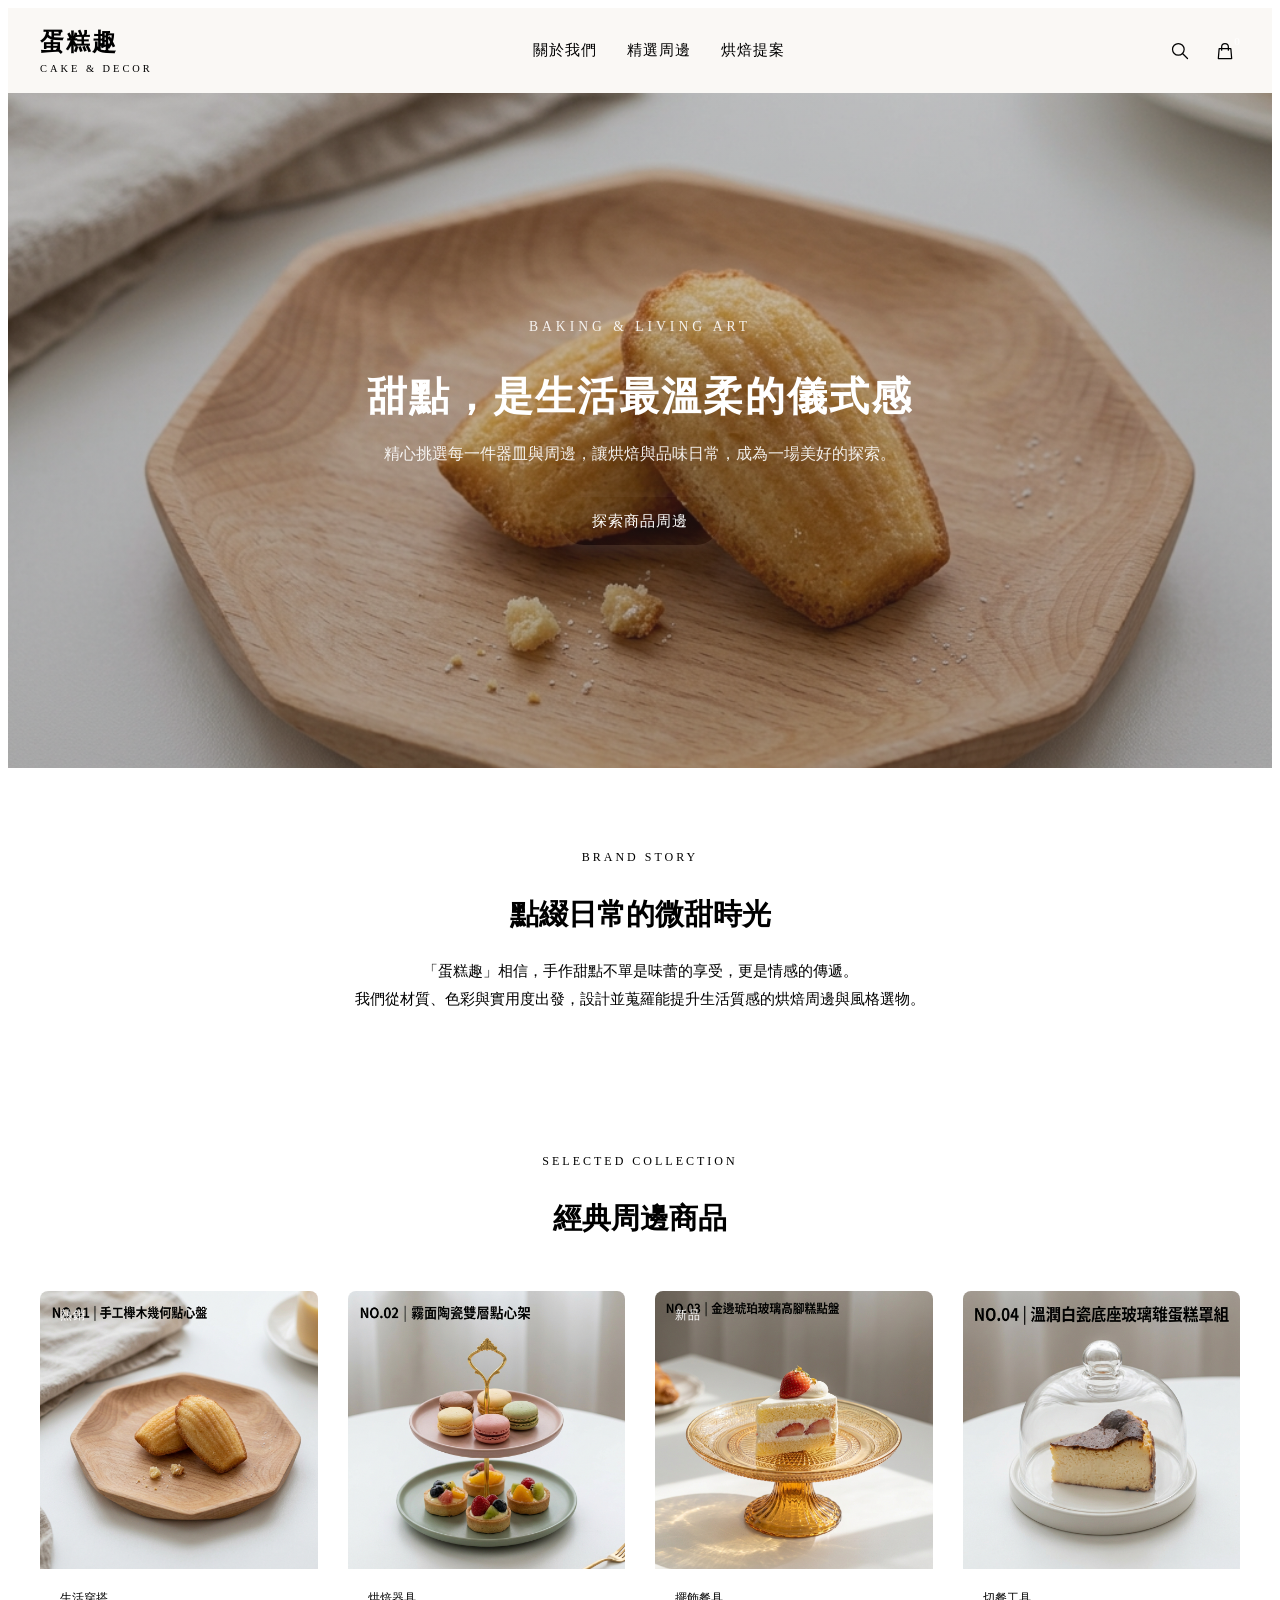
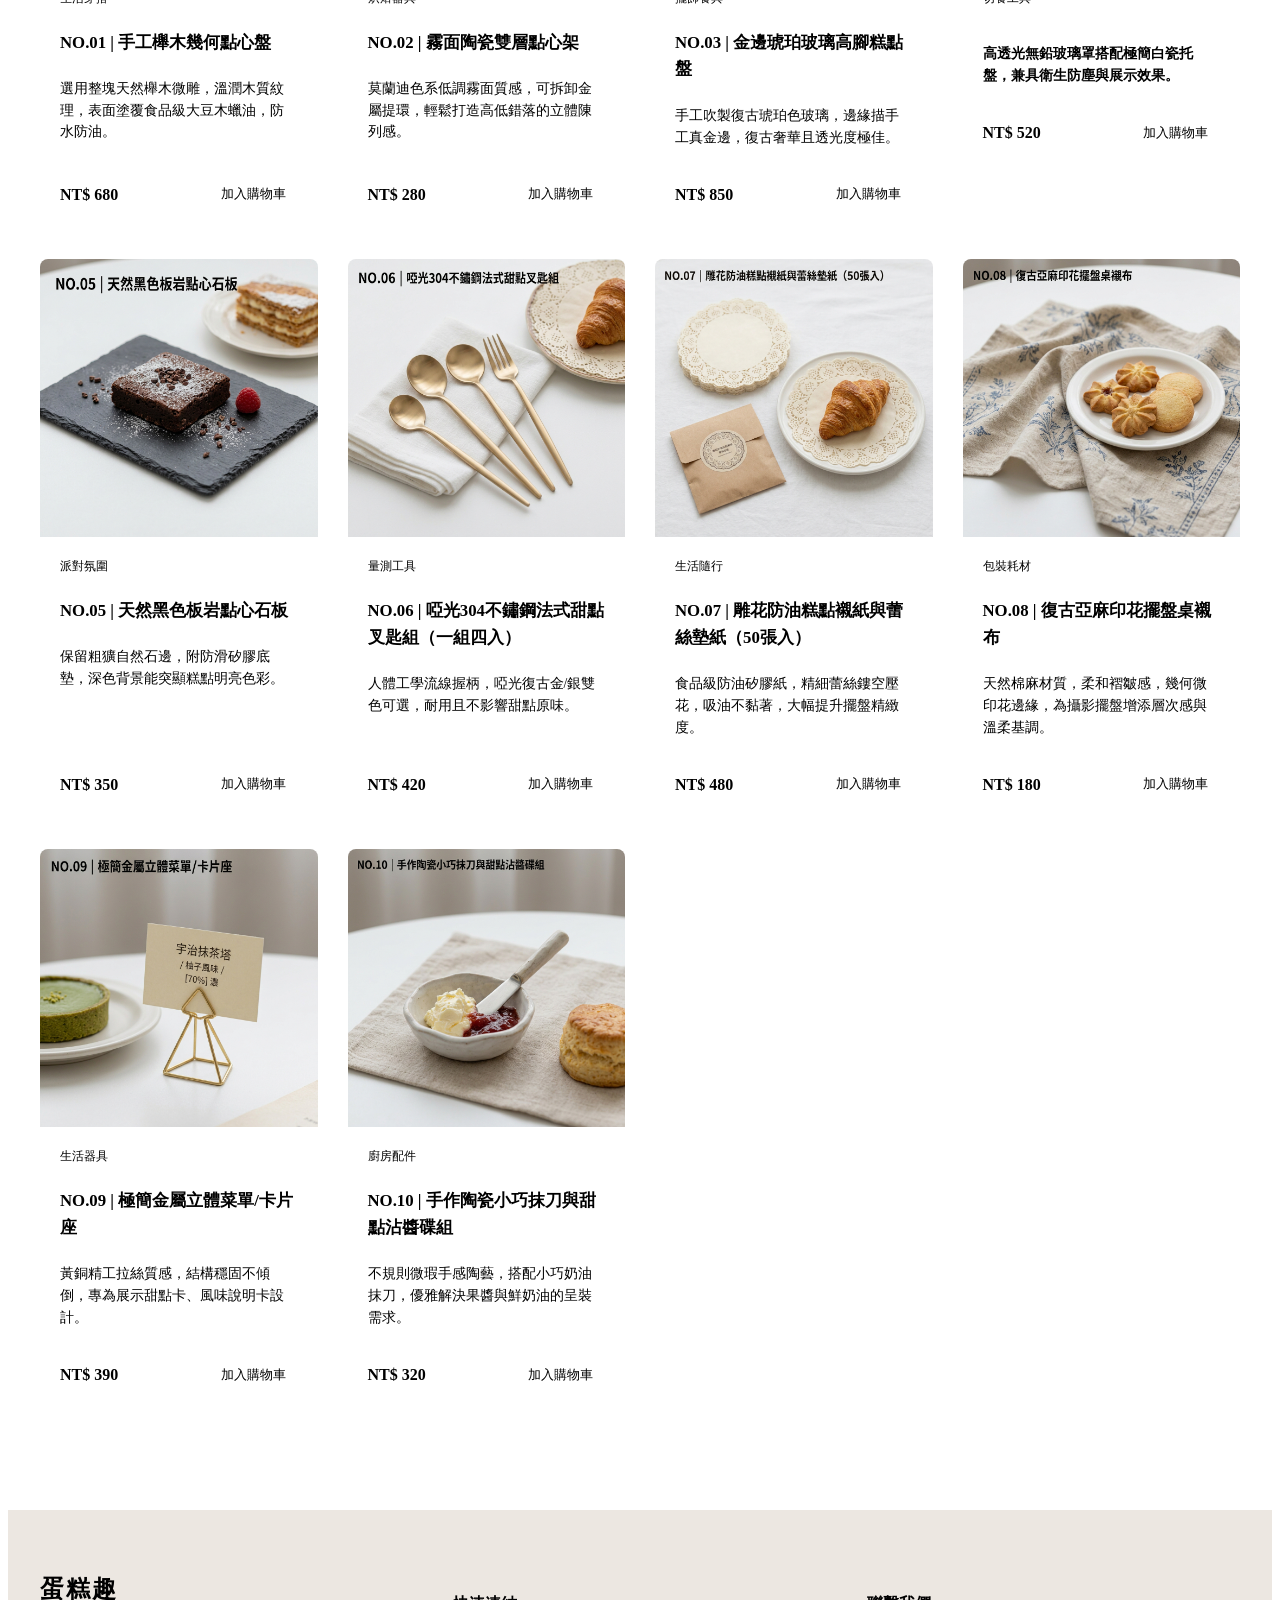
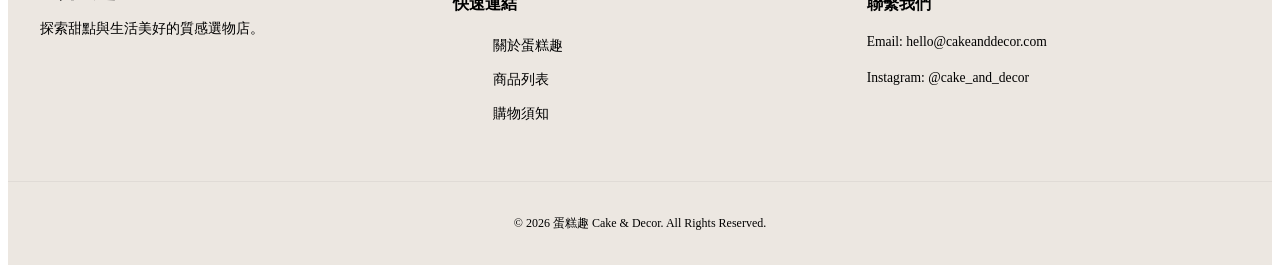
<file: bbcom/index.html>
<!DOCTYPE html>
<html lang="zh-TW">
<head>
    <meta charset="UTF-8">
    <meta name="viewport" content="width=device-width, initial-scale=1.0">
    <title>蛋糕趣 Cake & Decor | 烘焙與生活的質感選物</title>
    <!-- Google Fonts -->
    <link rel="preconnect" href="https://fonts.googleapis.com">
    <link rel="preconnect" href="https://fonts.gstatic.com" crossorigin>
    <link href="https://fonts.googleapis.com/css2?family=Noto+Serif+TC:wght@400;600;700&family=Poppins:wght@300;400;500&display=swap" rel="stylesheet">
    <link rel="stylesheet" href="style.css">
</head>
<body>

    <!-- 導覽列 -->
    <header class="navbar">
        <div class="container nav-container">
            <a href="index.html" class="logo">
                <span class="logo-title">蛋糕趣</span>
                <span class="logo-sub">CAKE & DECOR</span>
            </a>
            <nav class="nav-links">
                <a href="#about">關於我們</a>
                <a href="#products">精選周邊</a>
                <a href="#lifestyle">烘焙提案</a>
            </nav>
            <div class="nav-icons">
                <a href="#" class="icon-btn" aria-label="搜尋">
                    <svg width="20" height="20" fill="none" stroke="currentColor" viewBox="0 0 24 24"><path stroke-linecap="round" stroke-linejoin="round" stroke-width="1.5" d="M21 21l-6-6m2-5a7 7 0 11-14 0 7 7 0 0114 0z"></path></svg>
                </a>
                <a href="#" class="icon-btn cart-btn" aria-label="購物車">
                    <svg width="20" height="20" fill="none" stroke="currentColor" viewBox="0 0 24 24"><path stroke-linecap="round" stroke-linejoin="round" stroke-width="1.5" d="M16 11V7a4 4 0 00-8 0v4M5 9h14l1 12H4L5 9z"></path></svg>
                    <span class="badge">0</span>
                </a>
            </div>
        </div>
    </header>

    <!-- 主視覺區 -->
    <section class="hero">
        <div class="hero-content">
            <span class="hero-subtitle">Baking & Living Art</span>
            <h1 class="hero-title">甜點，是生活最溫柔的儀式感</h1>
            <p class="hero-desc">精心挑選每一件器皿與周邊，讓烘焙與品味日常，成為一場美好的探索。</p>
            <a href="#products" class="btn-primary">探索商品周邊</a>
        </div>
    </section>

    <!-- 品牌理念選段 -->
    <section class="about-brief" id="about">
        <div class="container text-center">
            <span class="section-tag">BRAND STORY</span>
            <h2 class="section-title">點綴日常的微甜時光</h2>
            <p class="about-text">
                「蛋糕趣」相信，手作甜點不單是味蕾的享受，更是情感的傳遞。<br>
                我們從材質、色彩與實用度出發，設計並蒐羅能提升生活質感的烘焙周邊與風格選物。
            </p>
        </div>
    </section>

    <!-- 10 款商品周邊展示區 -->
    <section class="products-section" id="products">
        <div class="container">
            <div class="section-header">
                <span class="section-tag">SELECTED COLLECTION</span>
                <h2 class="section-title">經典周邊商品</h2>
            </div>

            <div class="product-grid">
                
                <!-- 商品 01 -->
                <article class="product-card">
                    <div class="product-image">
                        <img src="images/01.jpg" alt="手工櫸木幾何點心盤">
                        <span class="product-tag">熱銷</span>
                    </div>
                    <div class="product-info">
                        <span class="product-category">生活穿搭</span>
                        <h3 class="product-title">NO.01 | 手工櫸木幾何點心盤</h3>
                        <p class="product-desc">選用整塊天然櫸木微雕，溫潤木質紋理，表面塗覆食品級大豆木蠟油，防水防油。</p>
                        <div class="product-bottom">
                            <span class="price">NT$ 680</span>
                            <button class="add-cart-btn">加入購物車</button>
                        </div>
                    </div>
                </article>

                <!-- 商品 02 -->
                <article class="product-card">
                    <div class="product-image">
                        <img src="images/02.jpg" alt="溫潤櫸木手柄矽膠刮刀">
                    </div>
                    <div class="product-info">
                        <span class="product-category">烘焙器具</span>
                        <h3 class="product-title">NO.02 | 霧面陶瓷雙層點心架</h3>
                        <p class="product-desc">莫蘭迪色系低調霧面質感，可拆卸金屬提環，輕鬆打造高低錯落的立體陳列感。</p>
                        <div class="product-bottom">
                            <span class="price">NT$ 280</span>
                            <button class="add-cart-btn">加入購物車</button>
                        </div>
                    </div>
                </article>

                <!-- 商品 03 -->
                <article class="product-card">
                    <div class="product-image">
                        <img src="images/03.jpg" alt="極簡白陶瓷高腳蛋糕盤">
                        <span class="product-tag">新品</span>
                    </div>
                    <div class="product-info">
                        <span class="product-category">擺飾餐具</span>
                        <h3 class="product-title">NO.03 | 金邊琥珀玻璃高腳糕點盤</h3>
                        <p class="product-desc">手工吹製復古琥珀色玻璃，邊緣描手工真金邊，復古奢華且透光度極佳。</p>
                        <div class="product-bottom">
                            <span class="price">NT$ 850</span>
                            <button class="add-cart-btn">加入購物車</button>
                        </div>
                    </div>
                </article>

                <!-- 商品 04 -->
                <article class="product-card">
                    <div class="product-image">
                        <img src="images/04.jpg" alt="黃銅復古蛋糕切刀兩件組">
                    </div>
                    <div class="product-info">
                        <span class="product-category">切餐工具</span>
                        <h3 class="product-title"NO.04 | 溫潤白瓷底座玻璃蛋糕罩組</h3>
                        <p class="product-desc">高透光無鉛玻璃罩搭配極簡白瓷托盤，兼具衛生防塵與展示效果。</p>
                        <div class="product-bottom">
                            <span class="price">NT$ 520</span>
                            <button class="add-cart-btn">加入購物車</button>
                        </div>
                    </div>
                </article>

                <!-- 商品 05 -->
                <article class="product-card">
                    <div class="product-image">
                        <img src="images/05.jpg" alt="手工香氛造型蛋糕蠟燭">
                    </div>
                    <div class="product-info">
                        <span class="product-category">派對氛圍</span>
                        <h3 class="product-title">NO.05 | 天然黑色板岩點心石板</h3>
                        <p class="product-desc">保留粗獷自然石邊，附防滑矽膠底墊，深色背景能突顯糕點明亮色彩。</p>
                        <div class="product-bottom">
                            <span class="price">NT$ 350</span>
                            <button class="add-cart-btn">加入購物車</button>
                        </div>
                    </div>
                </article>

                <!-- 商品 06 -->
                <article class="product-card">
                    <div class="product-image">
                        <img src="images/06.jpg" alt="莫蘭迪色系不銹鋼計量杯匙組">
                    </div>
                    <div class="product-info">
                        <span class="product-category">量測工具</span>
                        <h3 class="product-title">NO.06 | 啞光304不鏽鋼法式甜點叉匙組（一組四入）</h3>
                        <p class="product-desc">人體工學流線握柄，啞光復古金/銀雙色可選，耐用且不影響甜點原味。</p>
                        <div class="product-bottom">
                            <span class="price">NT$ 420</span>
                            <button class="add-cart-btn">加入購物車</button>
                        </div>
                    </div>
                </article>

                <!-- 商品 07 -->
                <article class="product-card">
                    <div class="product-image">
                        <img src="images/07.jpg" alt="甜點主題刺繡保冷提袋">
                    </div>
                    <div class="product-info">
                        <span class="product-category">生活隨行</span>
                        <h3 class="product-title">NO.07 | 雕花防油糕點襯紙與蕾絲墊紙（50張入）</h3>
                        <p class="product-desc">食品級防油矽膠紙，精細蕾絲鏤空壓花，吸油不黏著，大幅提升擺盤精緻度。</p>
                        <div class="product-bottom">
                            <span class="price">NT$ 480</span>
                            <button class="add-cart-btn">加入購物車</button>
                        </div>
                    </div>
                </article>

                <!-- 商品 08 -->
                <article class="product-card">
                    <div class="product-image">
                        <img src="images/08.jpg" alt="手繪蛋糕插畫紙質包裝貼紙盒">
                    </div>
                    <div class="product-info">
                        <span class="product-category">包裝耗材</span>
                        <h3 class="product-title">NO.08 | 復古亞麻印花擺盤桌襯布</h3>
                        <p class="product-desc">天然棉麻材質，柔和褶皺感，幾何微印花邊緣，為攝影擺盤增添層次感與溫柔基調。</p>
                        <div class="product-bottom">
                            <span class="price">NT$ 180</span>
                            <button class="add-cart-btn">加入購物車</button>
                        </div>
                    </div>
                </article>

                <!-- 商品 09 -->
                <article class="product-card">
                    <div class="product-image">
                        <img src="images/09.jpg" alt="品牌聯名質感陶瓷馬克杯">
                    </div>
                    <div class="product-info">
                        <span class="product-category">生活器具</span>
                        <h3 class="product-title">NO.09 | 極簡金屬立體菜單/卡片座</h3>
                        <p class="product-desc">黃銅精工拉絲質感，結構穩固不傾倒，專為展示甜點卡、風味說明卡設計。</p>
                        <div class="product-bottom">
                            <span class="price">NT$ 390</span>
                            <button class="add-cart-btn">加入購物車</button>
                        </div>
                    </div>
                </article>

                <!-- 商品 10 -->
                <article class="product-card">
                    <div class="product-image">
                        <img src="images/10.jpg" alt="原木刻字烘焙防燙隔熱墊">
                    </div>
                    <div class="product-info">
                        <span class="product-category">廚房配件</span>
                        <h3 class="product-title">NO.10 | 手作陶瓷小巧抹刀與甜點沾醬碟組</h3>
                        <p class="product-desc">不規則微瑕手感陶藝，搭配小巧奶油抹刀，優雅解決果醬與鮮奶油的呈裝需求。</p>
                        <div class="product-bottom">
                            <span class="price">NT$ 320</span>
                            <button class="add-cart-btn">加入購物車</button>
                        </div>
                    </div>
                </article>

            </div>
        </div>
    </section>

    <!-- 頁尾 -->
    <footer class="footer">
        <div class="container footer-container">
            <div class="footer-brand">
                <span class="logo-title">蛋糕趣</span>
                <p>探索甜點與生活美好的質感選物店。</p>
            </div>
            <div class="footer-links">
                <h4>快速連結</h4>
                <ul>
                    <li><a href="#about">關於蛋糕趣</a></li>
                    <li><a href="#products">商品列表</a></li>
                    <li><a href="#">購物須知</a></li>
                </ul>
            </div>
            <div class="footer-contact">
                <h4>聯繫我們</h4>
                <p>Email: hello@cakeanddecor.com</p>
                <p>Instagram: @cake_and_decor</p>
            </div>
        </div>
        <div class="footer-bottom text-center">
            <p>&copy; 2026 蛋糕趣 Cake & Decor. All Rights Reserved.</p>
        </div>
    </footer>

</body>
</html>
</file>
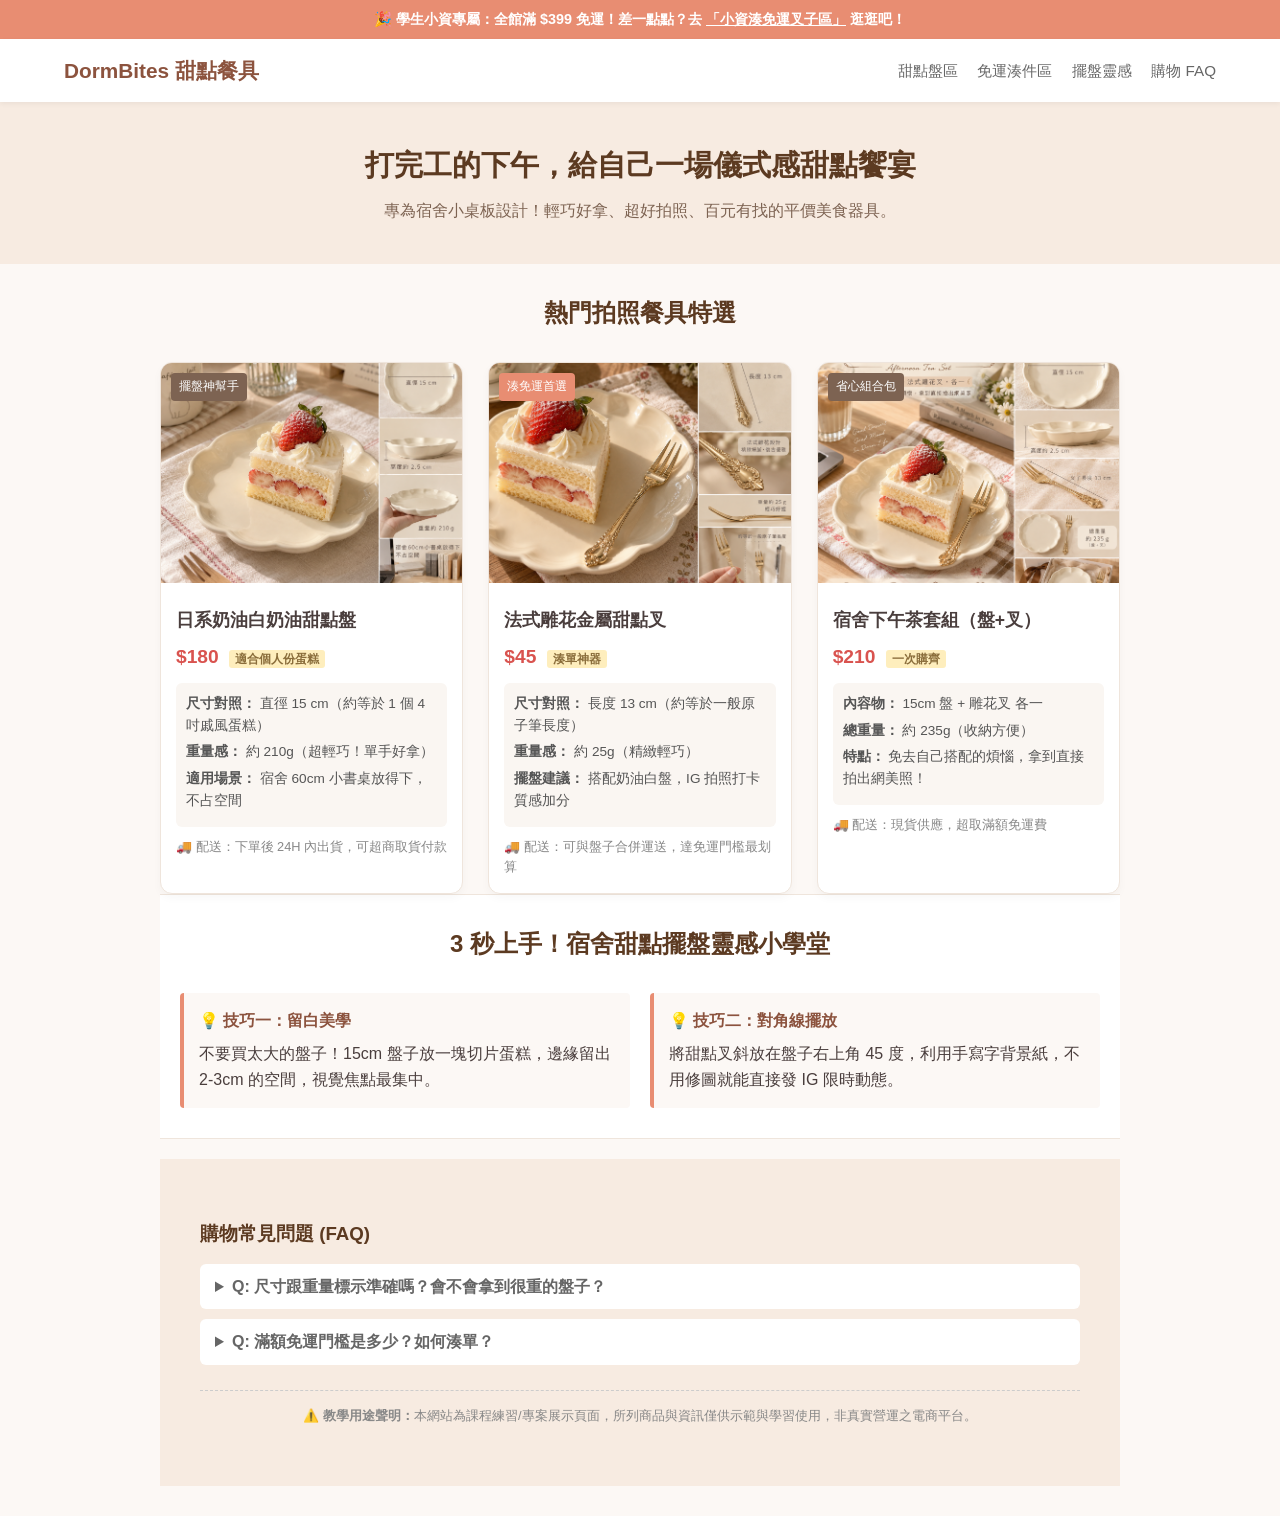
<file: dormshop/index.html>
<!DOCTYPE html>
<html lang="zh-TW">
<head>
  <meta charset="UTF-8">
  <meta name="viewport" content="width=device-width, initial-scale=1.0">
  <title>DormBites | 宿舍甜點餐具專賣店</title>
  <link rel="stylesheet" href="style.css">
</head>
<body>

  <!-- 免運提示橫幅 (解決痛點3) -->
  <div class="shipping-banner">
    🎉 學生小資專屬：全館滿 $399 免運！差一點點？去 <a href="#addons">「小資湊免運叉子區」</a> 逛逛吧！
  </div>

  <!-- 品牌主視覺與導覽 -->
  <header class="navbar">
    <div class="logo">DormBites 甜點餐具</div>
    <nav class="nav-links">
      <a href="#products">甜點盤區</a>
      <a href="#addons">免運湊件區</a>
      <a href="#guide">擺盤靈感</a>
      <a href="#faq">購物 FAQ</a>
    </nav>
  </header>

  <!-- Hero 區域 -->
  <section class="hero">
    <h1>打完工的下午，給自己一場儀式感甜點饗宴</h1>
    <p>專為宿舍小桌板設計！輕巧好拿、超好拍照、百元有找的平價美食器具。</p>
  </section>

  <!-- 商品列表區 (解決痛點1、2、3) -->
  <main class="container" id="products">
    <h2 class="section-title">熱門拍照餐具特選</h2>
    
    <div class="product-grid">
      
      <!-- 商品 1 -->
      <article class="product-card">
        <span class="badge">擺盤神幫手</span>
        <img src="images/1.png" alt="日系極簡陶瓷甜點盤">
        <div class="product-info">
          <h3>日系奶油白奶油甜點盤</h3>
          <p class="price">$180 <span class="tag">適合個人份蛋糕</span></p>
          <ul class="specs">
            <li><strong>尺寸對照：</strong> 直徑 15 cm（約等於 1 個 4 吋戚風蛋糕）</li>
            <li><strong>重量感：</strong> 約 210g（超輕巧！單手好拿）</li>
            <li><strong>適用場景：</strong> 宿舍 60cm 小書桌放得下，不占空間</li>
          </ul>
          <p class="shipping-info">🚚 配送：下單後 24H 內出貨，可超商取貨付款</p>
        </div>
      </article>

      <!-- 商品 2 (解決痛點3) -->
      <article class="product-card" id="addons">
        <span class="badge highlight">湊免運首選</span>
        <img src="images/2.png" alt="法式復古金色甜點叉">
        <div class="product-info">
          <h3>法式雕花金屬甜點叉</h3>
          <p class="price">$45 <span class="tag">湊單神器</span></p>
          <ul class="specs">
            <li><strong>尺寸對照：</strong> 長度 13 cm（約等於一般原子筆長度）</li>
            <li><strong>重量感：</strong> 約 25g（精緻輕巧）</li>
            <li><strong>擺盤建議：</strong> 搭配奶油白盤，IG 拍照打卡質感加分</li>
          </ul>
          <p class="shipping-info">🚚 配送：可與盤子合併運送，達免運門檻最划算</p>
        </div>
      </article>

      <!-- 商品 3 -->
      <article class="product-card">
        <span class="badge">省心組合包</span>
        <img src="images/3.png" alt="宿舍個人下午茶雙件組">
        <div class="product-info">
          <h3>宿舍下午茶套組（盤+叉）</h3>
          <p class="price">$210 <span class="tag">一次購齊</span></p>
          <ul class="specs">
            <li><strong>內容物：</strong> 15cm 盤 + 雕花叉 各一</li>
            <li><strong>總重量：</strong> 約 235g（收納方便）</li>
            <li><strong>特點：</strong> 免去自己搭配的煩惱，拿到直接拍出網美照！</li>
          </ul>
          <p class="shipping-info">🚚 配送：現貨供應，超取滿額免運費</p>
        </div>
      </article>

    </div>
  </section>

  <!-- 擺盤教學區 (解決痛點2) -->
  <section class="guide-section" id="guide">
    <div class="container">
      <h2 class="section-title">3 秒上手！宿舍甜點擺盤靈感小學堂</h2>
      <div class="guide-content">
        <div class="guide-item">
          <h4>💡 技巧一：留白美學</h4>
          <p>不要買太大的盤子！15cm 盤子放一塊切片蛋糕，邊緣留出 2-3cm 的空間，視覺焦點最集中。</p>
        </div>
        <div class="guide-item">
          <h4>💡 技巧二：對角線擺放</h4>
          <p>將甜點叉斜放在盤子右上角 45 度，利用手寫字背景紙，不用修圖就能直接發 IG 限時動態。</p>
        </div>
      </div>
    </div>
  </section>

  <!-- FAQ 與聲明區 -->
  <footer class="footer" id="faq">
    <div class="container">
      <h3>購物常見問題 (FAQ)</h3>
      <details>
        <summary>Q: 尺寸跟重量標示準確嗎？會不會拿到很重的盤子？</summary>
        <p>我們標示的「實物對照」皆為實品測量，專為外租屋與宿舍使用者挑選輕量化材質，絕不上架厚重粗糙的盤具。</p>
      </details>
      <details>
        <summary>Q: 滿額免運門檻是多少？如何湊單？</summary>
        <p>全館滿 $399 即享超商免運。若還差幾十塊，推薦加購「法式雕花甜點叉」或「甜點擺盤襯紙」湊單！</p>
      </details>

      <div class="notice">
        <p>⚠️ <strong>教學用途聲明：</strong>本網站為課程練習/專案展示頁面，所列商品與資訊僅供示範與學習使用，非真實營運之電商平台。</p>
      </div>
    </div>
  </footer>

</body>
</html>
</file>
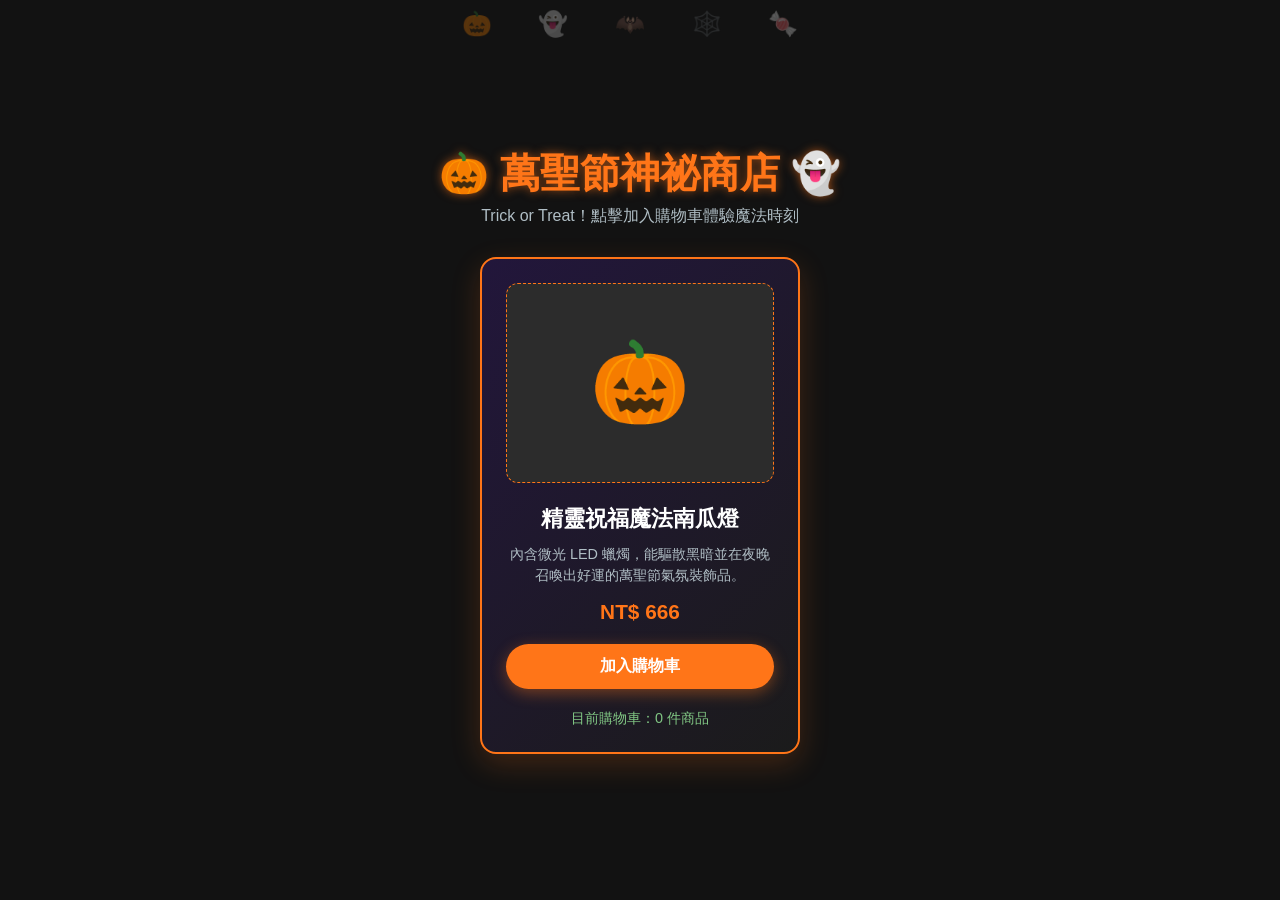
<file: js.html>
<!DOCTYPE html>
<html lang="zh-TW">
<head>
    <meta charset="UTF-8">
    <meta name="viewport" content="width=device-width, initial-scale=1.0">
    <title>萬聖節搞怪特賣會 - 魔法南瓜燈</title>
    <style>
        :root {
            --halloween-orange: #ff7518;
            --halloween-purple: #3a1c71;
            --halloween-dark: #121212;
            --halloween-light: #fff3e0;
            --accent-green: #2ecc71;
        }

        * {
            box-sizing: border-box;
            margin: 0;
            padding: 0;
            font-family: 'Segoe UI', Tahoma, Geneva, Verdana, sans-serif;
        }

        body {
            background-color: var(--halloween-dark);
            color: var(--halloween-light);
            min-height: 100vh;
            display: flex;
            flex-direction: column;
            align-items: center;
            justify-content: center;
            overflow-x: hidden;
            position: relative;
        }

        /* 背景裝飾氛圍 */
        body::before {
            content: "🎃 👻 🦇 🕸️ 🍬";
            position: absolute;
            top: 10px;
            font-size: 1.5rem;
            opacity: 0.3;
            letter-spacing: 20px;
            pointer-events: none;
        }

        header {
            margin-bottom: 30px;
            text-align: center;
        }

        header h1 {
            color: var(--halloween-orange);
            font-size: 2.5rem;
            text-shadow: 0 0 10px rgba(255, 117, 24, 0.6);
            margin-bottom: 5px;
        }

        header p {
            color: #b0bec5;
            font-size: 1rem;
        }

        /* 商品卡片容器 */
        .product-card {
            background: linear-gradient(135deg, #22163b, #1b1b1b);
            border: 2px solid var(--halloween-orange);
            border-radius: 16px;
            width: 320px;
            padding: 24px;
            text-align: center;
            box-shadow: 0 10px 30px rgba(255, 117, 24, 0.2);
            position: relative;
            z-index: 10;
            transition: transform 0.3s ease, box-shadow 0.3s ease;
        }

        .product-card:hover {
            transform: translateY(-5px);
            box-shadow: 0 15px 35px rgba(255, 117, 24, 0.4);
        }

        .product-image {
            width: 100%;
            height: 200px;
            background-color: #2c2c2c;
            border-radius: 12px;
            display: flex;
            align-items: center;
            justify-content: center;
            font-size: 5rem;
            margin-bottom: 20px;
            border: 1px dashed var(--halloween-orange);
            position: relative;
            overflow: hidden;
        }

        .product-title {
            font-size: 1.4rem;
            margin-bottom: 10px;
            color: #ffffff;
        }

        .product-description {
            font-size: 0.9rem;
            color: #b0bec5;
            margin-bottom: 15px;
            line-height: 1.4;
        }

        .product-price {
            font-size: 1.3rem;
            color: var(--halloween-orange);
            font-weight: bold;
            margin-bottom: 20px;
        }

        .add-to-cart-btn {
            background-color: var(--halloween-orange);
            color: #ffffff;
            border: none;
            border-radius: 30px;
            padding: 12px 24px;
            font-size: 1rem;
            font-weight: bold;
            cursor: pointer;
            width: 100%;
            transition: background-color 0.2s, transform 0.1s;
            box-shadow: 0 4px 15px rgba(255, 117, 24, 0.4);
        }

        .add-to-cart-btn:hover {
            background-color: #e06512;
        }

        .add-to-cart-btn:active {
            transform: scale(0.96);
        }

        /* 購物車數量提示 */
        .cart-badge {
            margin-top: 20px;
            font-size: 0.9rem;
            color: #81c784;
        }

        /* 點擊後跳出的萬聖節飄浮元素樣式 */
        .halloween-element {
            position: fixed;
            font-size: 2.5rem;
            pointer-events: none;
            z-index: 999;
            animation: floatUpAndFade 1.5s ease-out forwards;
        }

        @keyframes floatUpAndFade {
            0% {
                opacity: 1;
                transform: translateY(0) scale(0.5) rotate(0deg);
            }
            50% {
                transform: translateY(-80px) scale(1.2) rotate(15deg);
            }
            100% {
                opacity: 0;
                transform: translateY(-160px) scale(1) rotate(-15deg);
            }
        }
    </style>
</head>
<body>

    <header>
        <h1>🎃 萬聖節神祕商店 👻</h1>
        <p>Trick or Treat！點擊加入購物車體驗魔法時刻</p>
    </header>

    <div class="product-card">
        <div class="product-image" id="productImg">
            🎃
        </div>
        <h2 class="product-title">精靈祝福魔法南瓜燈</h2>
        <p class="product-description">內含微光 LED 蠟燭，能驅散黑暗並在夜晚召喚出好運的萬聖節氣氛裝飾品。</p>
        <div class="product-price">NT$ 666</div>
        <button class="add-to-cart-btn" id="cartBtn">加入購物車</button>
        <div class="cart-badge" id="cartBadge">目前購物車：0 件商品</div>
    </div>

    <script>
        const cartBtn = document.getElementById('cartBtn');
        const cartBadge = document.getElementById('cartBadge');
        const productCard = document.querySelector('.product-card');
        
        let cartCount = 0;
        const halloweenIcons = ['🎃', '👻', '🦇', '🕸️', '🍬', '🧙‍♀️', '💀', '🕷️'];

        cartBtn.addEventListener('click', (e) => {
            // 更新購物車數量
            cartCount++;
            cartBadge.textContent = `目前購物車：${cartCount} 件商品 (🎃 成功加入!)`;

            // 取得按鈕在畫面的位置以作為元素生成基準
            const rect = cartBtn.getBoundingClientRect();
            const startX = rect.left + rect.width / 2;
            const startY = rect.top;

            // 每次點擊隨機產生 6 ~ 9 個萬聖節元素往上飄
            const spawnCount = Math.floor(Math.random() * 4) + 6;
            
            for (let i = 0; i < spawnCount; i++) {
                createHalloweenElement(startX, startY);
            }
        });

        function createHalloweenElement(x, y) {
            const el = document.createElement('div');
            el.classList.add('halloween-element');
            
            // 隨機選一個萬聖節符號
            const randomIcon = halloweenIcons[Math.floor(Math.random() * halloweenIcons.length)];
            el.textContent = randomIcon;

            // 隨機水平偏移量
            const offsetX = (Math.random() - 0.5) * 160;
            
            // 設定初始位置（在按鈕附近）
            el.style.left = `${x + offsetX}px`;
            el.style.top = `${y}px`;

            // 隨機動畫時間微調
            const duration = 1.2 + Math.random() * 0.8;
            el.style.animationDuration = `${duration}s`;

            document.body.appendChild(el);

            // 動畫結束後自動移除 DOM 元素
            setTimeout(() => {
                el.remove();
            }, duration * 1000);
        }
    </script>
</body>
</html>
</file>
<file: bbcom/style.css>
/* ==========================================
蛋糕趣 Cake & Decor - 主樣式表
風格：日系文青、大地暖色調、簡約質感
========================================== */

/* 1. 全局重置與變數定義 /
:root {
--primary-color: #A3846C;       / 奶油駝色 / 質感棕 /
--primary-hover: #8C6D56;
--bg-color: #FAF8F5;            / 溫暖米白底色 /
--card-bg: #FFFFFF;
--text-main: #332C27;           / 深咖啡黑文字 /
--text-muted: #7D736A;          / 灰色調次要文字 /
--accent-color: #C87A64;        / 柔和赤陶紅 */
--border-color: #EFECE6;

--font-serif: 'Noto Serif TC', serif;
--font-sans: 'Poppins', -apple-system, BlinkMacSystemFont, "Segoe UI", Roboto, sans-serif;

--transition: all 0.3s cubic-bezier(0.25, 0.8, 0.25, 1);


}

{
margin: 0;
padding: 0;
box-sizing: border-box;
}

html {
scroll-behavior: smooth;
}

body {
background-color: var(--bg-color);
color: var(--text-main);
font-family: var(--font-sans);
line-height: 1.6;
-webkit-font-smoothing: antialiased;
}

a {
text-decoration: none;
color: inherit;
transition: var(--transition);
}

img {
max-width: 100%;
height: auto;
display: block;
}

.container {
max-width: 1200px;
margin: 0 auto;
padding: 0 20px;
}

.text-center {
text-align: center;
}

/* 2. 導覽列 (Navbar) */
.navbar {
position: sticky;
top: 0;
background-color: rgba(250, 248, 245, 0.92);
backdrop-filter: blur(10px);
z-index: 1000;
border-bottom: 1px solid var(--border-color);
padding: 15px 0;
}

.nav-container {
display: flex;
justify-content: space-between;
align-items: center;
}

.logo {
display: flex;
flex-direction: column;
}

.logo-title {
font-family: var(--font-serif);
font-size: 1.5rem;
font-weight: 700;
letter-spacing: 2px;
color: var(--text-main);
}

.logo-sub {
font-size: 0.65rem;
letter-spacing: 3px;
color: var(--primary-color);
}

.nav-links {
display: flex;
gap: 30px;
}

.nav-links a {
font-size: 0.95rem;
color: var(--text-main);
font-weight: 400;
letter-spacing: 1px;
}

.nav-links a:hover {
color: var(--primary-color);
}

.nav-icons {
display: flex;
align-items: center;
gap: 15px;
}

.icon-btn {
position: relative;
color: var(--text-main);
display: flex;
align-items: center;
justify-content: center;
padding: 5px;
}

.icon-btn:hover {
color: var(--primary-color);
}

.badge {
position: absolute;
top: -2px;
right: -5px;
background-color: var(--accent-color);
color: white;
font-size: 0.7rem;
width: 16px;
height: 16px;
border-radius: 50%;
display: flex;
align-items: center;
justify-content: center;
}

/* 3. 主視覺區 (Hero) */
.hero {
height: 75vh;
min-height: 480px;
background: linear-gradient(rgba(51, 44, 39, 0.25), rgba(51, 44, 39, 0.35)),
url('images/01.jpg') center/cover no-repeat;
display: flex;
align-items: center;
justify-content: center;
text-align: center;
color: #FFFFFF;
padding: 0 20px;
}

.hero-content {
max-width: 650px;
}

.hero-subtitle {
font-size: 0.85rem;
letter-spacing: 4px;
text-transform: uppercase;
display: block;
margin-bottom: 12px;
opacity: 0.9;
}

.hero-title {
font-family: var(--font-serif);
font-size: 2.5rem;
font-weight: 600;
letter-spacing: 2px;
margin-bottom: 18px;
line-height: 1.3;
}

.hero-desc {
font-size: 1rem;
font-weight: 300;
margin-bottom: 30px;
opacity: 0.9;
}

.btn-primary {
display: inline-block;
padding: 12px 32px;
background-color: var(--primary-color);
color: #FFFFFF;
border-radius: 30px;
font-size: 0.95rem;
letter-spacing: 1px;
box-shadow: 0 4px 15px rgba(163, 132, 108, 0.3);
}

.btn-primary:hover {
background-color: var(--primary-hover);
transform: translateY(-2px);
}

/* 4. 關於我們選段 */
.about-brief {
padding: 80px 0;
}

.section-tag {
font-size: 0.75rem;
letter-spacing: 3px;
color: var(--primary-color);
display: block;
margin-bottom: 8px;
}

.section-title {
font-family: var(--font-serif);
font-size: 1.8rem;
color: var(--text-main);
font-weight: 600;
margin-bottom: 20px;
}

.about-text {
max-width: 600px;
margin: 0 auto;
color: var(--text-muted);
font-size: 0.95rem;
line-height: 1.8;
}

/* 5. 商品展示區 (Products Grid) */
.products-section {
padding: 60px 0 100px;
}

.section-header {
text-align: center;
margin-bottom: 50px;
}

.product-grid {
display: grid;
grid-template-columns: repeat(auto-fill, minmax(250px, 1fr));
gap: 30px;
}

.product-card {
background-color: var(--card-bg);
border-radius: 8px;
overflow: hidden;
border: 1px solid var(--border-color);
transition: var(--transition);
display: flex;
flex-direction: column;
}

.product-card:hover {
transform: translateY(-5px);
box-shadow: 0 12px 24px rgba(0, 0, 0, 0.05);
}

.product-image {
position: relative;
aspect-ratio: 1 / 1;
overflow: hidden;
background-color: #F4F1EA;
}

.product-image img {
width: 100%;
height: 100%;
object-fit: cover;
transition: transform 0.5s ease;
}

.product-card:hover .product-image img {
transform: scale(1.05);
}

.product-tag {
position: absolute;
top: 12px;
left: 12px;
background-color: var(--accent-color);
color: white;
font-size: 0.75rem;
padding: 3px 8px;
border-radius: 3px;
letter-spacing: 1px;
}

.product-info {
padding: 20px;
display: flex;
flex-direction: column;
flex-grow: 1;
}

.product-category {
font-size: 0.75rem;
color: var(--primary-color);
margin-bottom: 5px;
}

.product-title {
font-family: var(--font-serif);
font-size: 1.05rem;
font-weight: 600;
margin-bottom: 8px;
color: var(--text-main);
}

.product-desc {
font-size: 0.85rem;
color: var(--text-muted);
margin-bottom: 20px;
flex-grow: 1;
}

.product-bottom {
display: flex;
justify-content: space-between;
align-items: center;
padding-top: 12px;
border-top: 1px dashed var(--border-color);
}

.price {
font-weight: 600;
color: var(--text-main);
font-size: 1rem;
}

.add-cart-btn {
background: transparent;
border: 1px solid var(--primary-color);
color: var(--primary-color);
padding: 6px 12px;
border-radius: 20px;
font-size: 0.8rem;
cursor: pointer;
transition: var(--transition);
}

.add-cart-btn:hover {
background-color: var(--primary-color);
color: #FFFFFF;
}

/* 6. 頁尾 (Footer) */
.footer {
background-color: #ECE7E1;
padding: 60px 0 20px;
border-top: 1px solid var(--border-color);
}

.footer-container {
display: grid;
grid-template-columns: repeat(auto-fit, minmax(200px, 1fr));
gap: 40px;
margin-bottom: 40px;
}

.footer-brand p {
font-size: 0.85rem;
color: var(--text-muted);
margin-top: 10px;
}

.footer h4 {
font-family: var(--font-serif);
font-size: 1rem;
margin-bottom: 15px;
color: var(--text-main);
}

.footer ul {
list-style: none;
}

.footer ul li {
margin-bottom: 8px;
}

.footer ul li a {
font-size: 0.85rem;
color: var(--text-muted);
}

.footer ul li a:hover {
color: var(--primary-color);
}

.footer-contact p {
font-size: 0.85rem;
color: var(--text-muted);
margin-bottom: 6px;
}

.footer-bottom {
padding-top: 20px;
border-top: 1px solid rgba(0, 0, 0, 0.05);
font-size: 0.75rem;
color: var(--text-muted);
}

/* RWD 響應式調整 /
@media (max-width: 768px) {
.hero-title {
font-size: 1.8rem;
}
.nav-links {
display: none; / 手機端預留隱藏 */
}
}
</file>
<file: dormshop/style.css>
/* 基本設定 */
* {
  box-sizing: border-box;
  margin: 0;
  padding: 0;
}

body {
  font-family: -apple-system, BlinkMacSystemFont, "Segoe UI", Roboto, "Helvetica Neue", Arial, sans-serif;
  line-height: 1.6;
  color: #4a3e3d;
  background-color: #fcf8f5; /* 溫馨溫柔的甜點系奶茶色調 */
}

/* 免運橫幅 */
.shipping-banner {
  background-color: #e88d72;
  color: #fff;
  text-align: center;
  padding: 8px 15px;
  font-size: 0.9rem;
  font-weight: bold;
}

.shipping-banner a {
  color: #fff;
  text-decoration: underline;
}

/* 導覽列 */
.navbar {
  display: flex;
  justify-content: space-between;
  align-items: center;
  padding: 15px 5%;
  background-color: #fff;
  box-shadow: 0 2px 5px rgba(0,0,0,0.05);
  position: sticky;
  top: 0;
  z-index: 100;
}

.logo {
  font-size: 1.3rem;
  font-weight: bold;
  color: #8c533e;
}

.nav-links a {
  margin-left: 15px;
  text-decoration: none;
  color: #666;
  font-size: 0.95rem;
}

.nav-links a:hover {
  color: #e88d72;
}

/* Hero 區 */
.hero {
  text-align: center;
  padding: 40px 20px;
  background-color: #f7ebe1;
}

.hero h1 {
  font-size: 1.8rem;
  color: #5c3a21;
  margin-bottom: 10px;
}

.hero p {
  color: #7d6352;
}

/* 排版容器 */
.container {
  max-width: 1000px;
  margin: 0 auto;
  padding: 30px 20px;
}

.section-title {
  text-align: center;
  margin-bottom: 30px;
  color: #5c3a21;
}

/* 商品卡片網格 (網頁/手機自適應) */
.product-grid {
  display: grid;
  grid-template-columns: repeat(auto-fit, minmax(280px, 1fr));
  gap: 25px;
}

.product-card {
  background: #fff;
  border-radius: 12px;
  overflow: hidden;
  box-shadow: 0 4px 10px rgba(0,0,0,0.03);
  position: relative;
  border: 1px solid #efe5dc;
}

.product-card img {
  width: 100%;
  height: 220px;
  object-fit: cover;
}

.badge {
  position: absolute;
  top: 10px;
  left: 10px;
  background: #7d6352;
  color: #fff;
  font-size: 0.75rem;
  padding: 4px 8px;
  border-radius: 4px;
}

.badge.highlight {
  background: #e88d72;
}

.product-info {
  padding: 15px;
}

.product-info h3 {
  font-size: 1.1rem;
  margin-bottom: 8px;
}

.price {
  font-size: 1.2rem;
  color: #d9534f;
  font-weight: bold;
  margin-bottom: 10px;
}

.price .tag {
  font-size: 0.75rem;
  background: #feeebd;
  color: #8a6d3b;
  padding: 2px 6px;
  border-radius: 3px;
  margin-left: 5px;
}

.specs {
  list-style: none;
  font-size: 0.85rem;
  color: #555;
  background: #faf6f2;
  padding: 10px;
  border-radius: 6px;
  margin-bottom: 10px;
}

.specs li {
  margin-bottom: 5px;
}

.shipping-info {
  font-size: 0.8rem;
  color: #888;
}

/* 擺盤教學區 */
.guide-section {
  background-color: #fff;
  border-top: 1px solid #efe5dc;
  border-bottom: 1px solid #efe5dc;
}

.guide-content {
  display: grid;
  grid-template-columns: repeat(auto-fit, minmax(250px, 1fr));
  gap: 20px;
}

.guide-item {
  background: #fcf8f5;
  padding: 15px;
  border-left: 4px solid #e88d72;
  border-radius: 4px;
}

.guide-item h4 {
  margin-bottom: 8px;
  color: #8c533e;
}

/* FAQ 與 頁尾 */
.footer {
  background: #f7ebe1;
  padding: 30px 20px;
  margin-top: 20px;
}

.footer h3 {
  margin-bottom: 15px;
  color: #5c3a21;
}

details {
  background: #fff;
  padding: 10px 15px;
  border-radius: 6px;
  margin-bottom: 10px;
  cursor: pointer;
}

summary {
  font-weight: bold;
  color: #666;
}

details p {
  margin-top: 8px;
  font-size: 0.9rem;
  color: #555;
}

.notice {
  margin-top: 25px;
  padding-top: 15px;
  border-top: 1px dashed #ccc;
  font-size: 0.8rem;
  color: #888;
  text-align: center;
}

/* 手機版適應調整 */
@media (max-width: 600px) {
  .navbar {
    flex-direction: column;
    gap: 10px;
  }
  
  .hero h1 {
    font-size: 1.4rem;
  }
}
</file>
